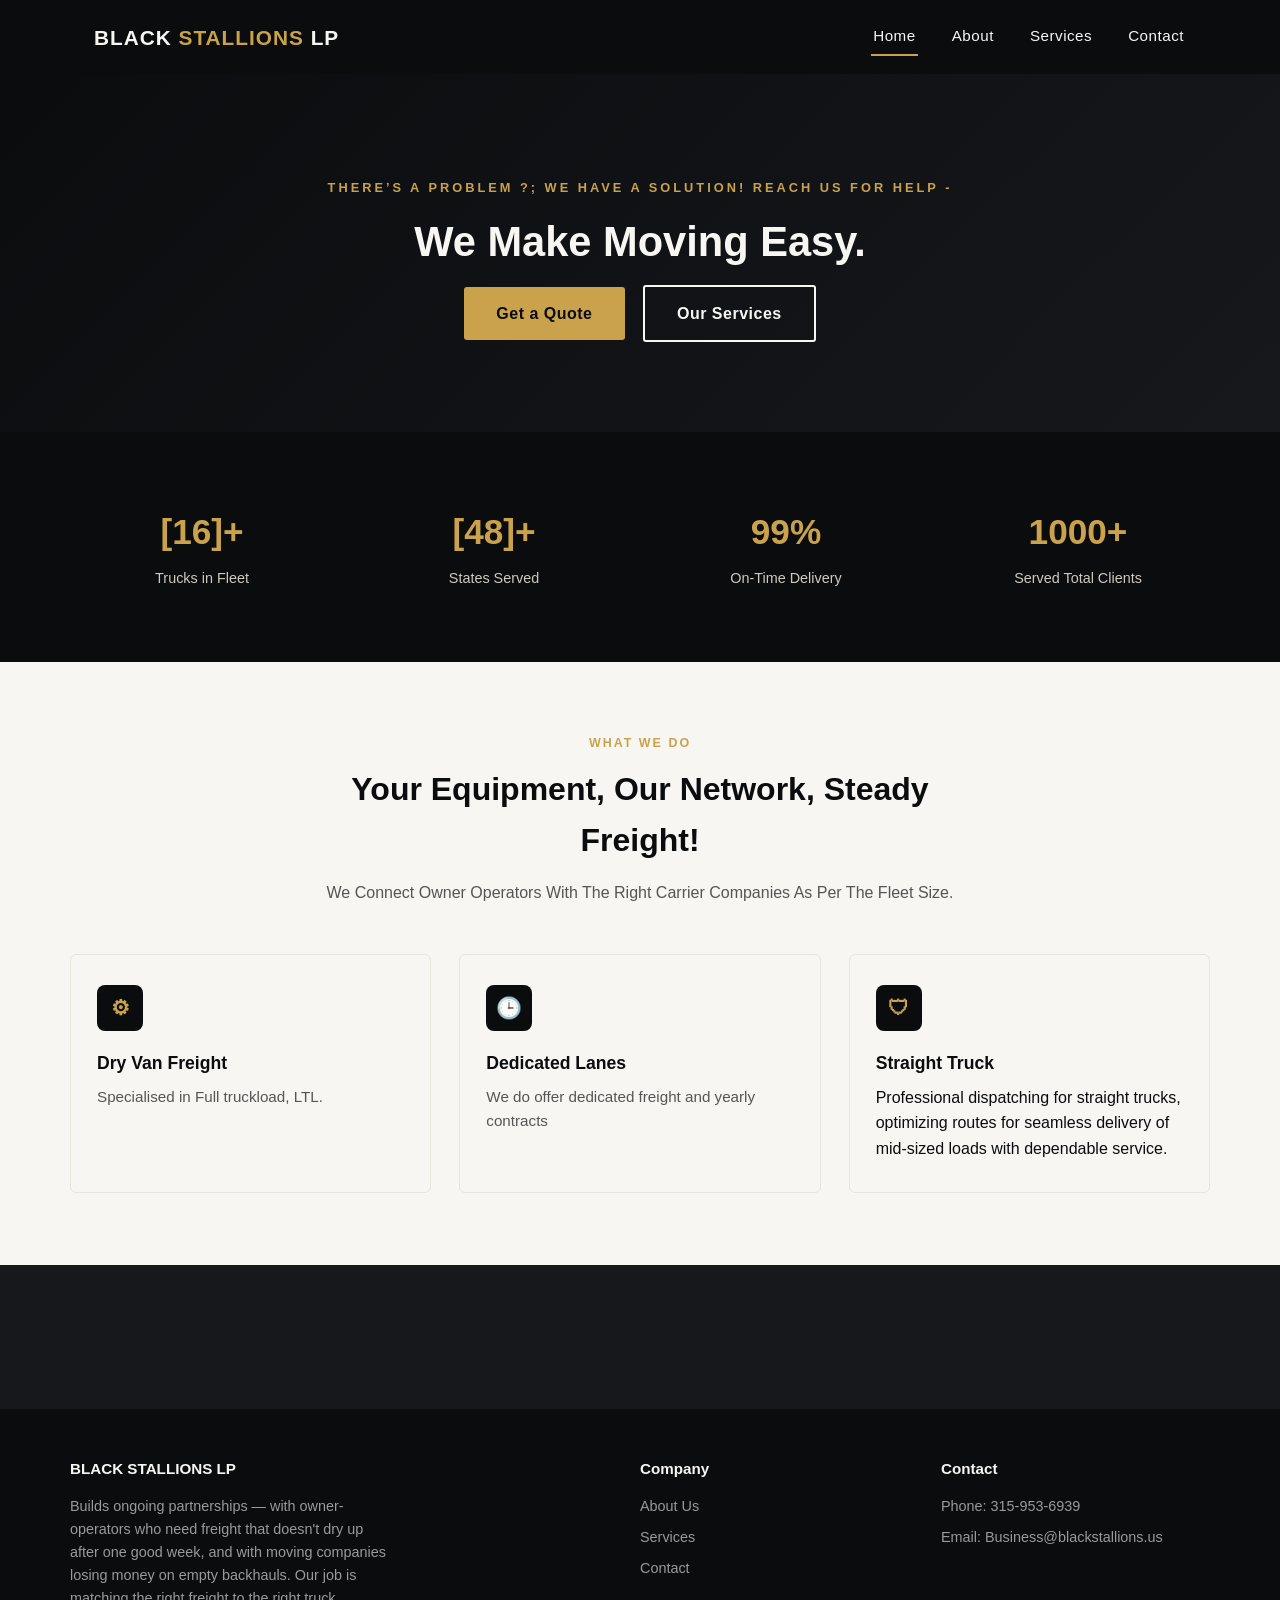
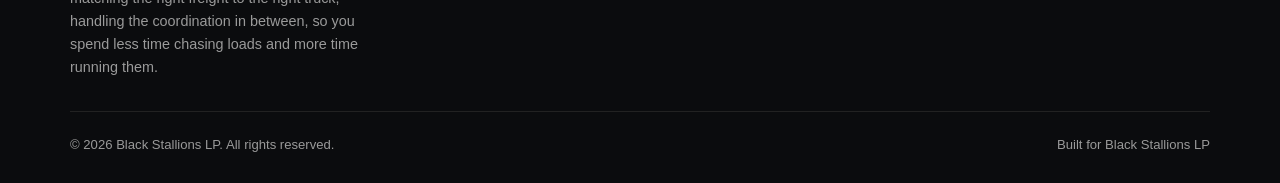
<file: index.html>
<!DOCTYPE html>
<html lang="en">
<head>
<meta charset="UTF-8">
<meta name="viewport" content="width=device-width, initial-scale=1.0">
<title>Black Stallions LP | Trucking &amp; Logistics</title>
<meta name="description" content="Black Stallions Lp Black Stallions LP connects owner-operators and moving companies nationwide with consistent freight — Box Truck, Power Only, and Flatbed placements, plus backhaul solutions that turn empty return trips into revenue.">
<link rel="stylesheet" href="styles.css">
</head>
<body>

<header>
  <nav class="nav">
    <a class="logo" href="index.html">BLACK <span>STALLIONS</span> LP</a>
    <button class="nav-toggle" aria-label="Toggle menu">&#9776;</button>
    <div class="nav-links">
      <a href="index.html" class="active">Home</a>
      <a href="about.html">About</a>
      <a href="services.html">Services</a>
      <a href="contact.html">Contact</a>
    </div>
  </nav>
</header>

<section class="hero">
  <div class="tag">There’s a Problem ?; We Have a Solution! Reach Us For Help -</div>
  <h1> We Make Moving Easy.</h1>
  <a class="btn" href="contact.html">Get a Quote</a>
  <a class="btn outline" href="services.html">Our Services</a>
</section>

<section class="stats">
  <div class="grid cols-4">
    <div><div class="num">[16]+</div><div class="label">Trucks in Fleet</div></div>
    <div><div class="num">[48]+</div><div class="label">States Served</div></div>
    <div><div class="num">99%</div><div class="label">On-Time Delivery</div></div>
     <div><div class="num">1000+</div><div class="label">Served Total Clients</div></div>
  </div>
</section>

<section>
  <div class="section-head">
    <div class="tag">What We Do</div>
    <h2>Your Equipment, Our Network, Steady Freight!</h2>
    <p> We Connect Owner Operators With The Right Carrier Companies As Per The Fleet Size.</p>
  </div>
  <div class="grid cols-3">
    <div class="card">
      <div class="icon">&#9881;</div>
      <h3>Dry Van Freight</h3>
      <p>Specialised in Full truckload, LTL.</p>
    </div>
    <div class="card">
      <div class="icon">&#128338;</div>
      <h3>Dedicated Lanes</h3>
      <p>We do offer dedicated freight and yearly contracts</p>
    </div>
    <div class="card">
      <div class="icon">&#128737;</div>
      <h3>Straight Truck</h3>
      Professional dispatching for straight trucks, optimizing routes for seamless delivery of mid-sized loads with dependable service.
    </div>
  </div>
</section>

<section class="band">
</section>

<footer>
  <div class="footer-grid">
    <div>
      <h4>BLACK STALLIONS LP</h4>
      <p style="font-size:0.9rem; max-width:320px;"> Builds ongoing partnerships — with owner-operators who need freight that doesn't dry up after one good week, and with moving companies losing money on empty backhauls. Our job is matching the right freight to the right truck, handling the coordination in between, so you spend less time chasing loads and more time running them.</p>
    </div>
    <div>
      <h4>Company</h4>
      <ul>
        <li><a href="about.html">About Us</a></li>
        <li><a href="services.html">Services</a></li>
        <li><a href="contact.html">Contact</a></li>
      </ul>
    </div>
    <div>
      <h4>Contact</h4>
      <ul>
        <li>Phone: 315-953-6939</li>
        <li>Email: Business@blackstallions.us</li>
      </ul>
    </div>
  </div>
  <div class="footer-bottom">
    <span>&copy; <span id="year"></span> Black Stallions LP. All rights reserved.</span>
    <span>Built for Black Stallions LP</span>
  </div>
</footer>

<script src="nav.js"></script>
<script>document.getElementById('year').textContent = new Date().getFullYear();</script>
</body>
</html>
</file>
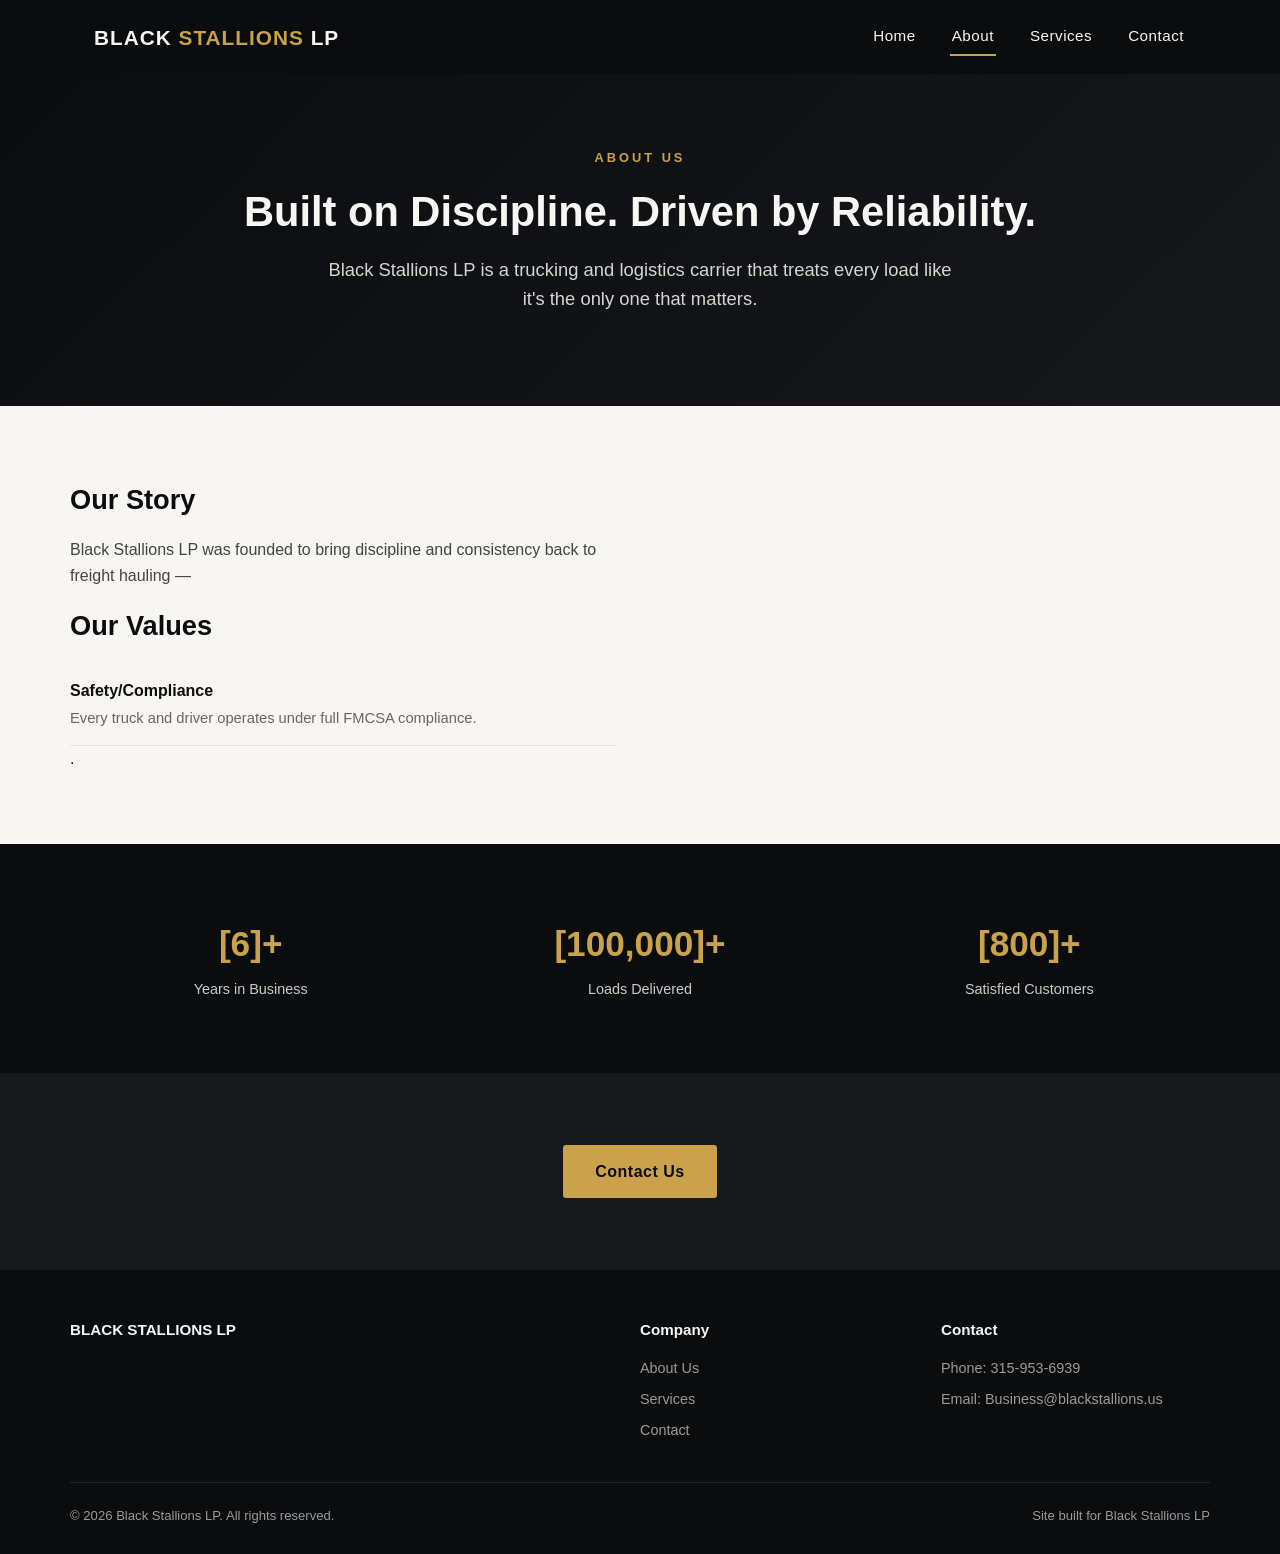
<file: about.html>
<!DOCTYPE html>
<html lang="en">
<head>
<meta charset="UTF-8">
<meta name="viewport" content="width=device-width, initial-scale=1.0">
<title>About | Black Stallions LP</title>
<meta name="description" content="Learn about Black Stallions LP, a trucking and logistics carrier built on reliability and discipline.">
<link rel="stylesheet" href="styles.css">
</head>
<body>

<header>
  <nav class="nav">
    <a class="logo" href="index.html">BLACK <span>STALLIONS</span> LP</a>
    <button class="nav-toggle" aria-label="Toggle menu">&#9776;</button>
    <div class="nav-links">
      <a href="index.html">Home</a>
      <a href="about.html" class="active">About</a>
      <a href="services.html">Services</a>
      <a href="contact.html">Contact</a>
    </div>
  </nav>
</header>

<section class="hero small">
  <div class="tag">About Us</div>
  <h1>Built on Discipline. Driven by Reliability.</h1>
  <p class="lead">Black Stallions LP is a trucking and logistics carrier that treats every load like it's the only one that matters.</p>
</section>

<section>
  <div class="two-col">
    <div>
      <h2>Our Story</h2>
      <p>Black Stallions LP was founded to bring discipline and consistency back to freight hauling —
      <h2>Our Values</h2>
      <ul class="values-list">
        <li><strong>Safety/Compliance</strong><span>Every truck and driver operates under full FMCSA compliance.</span></li>
       .</span></li>
      </ul>
    </div>
  </div>
</section>

<section class="stats">
  <div class="grid cols-3">
    <div><div class="num">[6]+</div><div class="label">Years in Business</div></div>
    <div><div class="num">[100,000]+</div><div class="label">Loads Delivered</div></div>
    <div><div class="num">[800]+</div><div class="label">Satisfied Customers</div></div>
  </div>
</section>

<section class="band">
  <a class="btn" href="contact.html">Contact Us</a>
</section>

<footer>
  <div class="footer-grid">
    <div>
      <h4>BLACK STALLIONS LP</h4>
      <p style="font-size:0.9rem; max-width:320px;"> </p>
    </div>
    <div>
      <h4>Company</h4>
      <ul>
        <li><a href="about.html">About Us</a></li>
        <li><a href="services.html">Services</a></li>
        <li><a href="contact.html">Contact</a></li>
      </ul>
    </div>
    <div>
      <h4>Contact</h4>
      <ul>
        <li>Phone: 315-953-6939</li>
        <li>Email: Business@blackstallions.us</li
      </ul>
    </div>
  </div>
  <div class="footer-bottom">
    <span>&copy; <span id="year"></span> Black Stallions LP. All rights reserved.</span>
    <span>Site built for Black Stallions LP</span>
  </div>
</footer>

<script src="nav.js"></script>
<script>document.getElementById('year').textContent = new Date().getFullYear();</script>
</body>
</html>
</file>
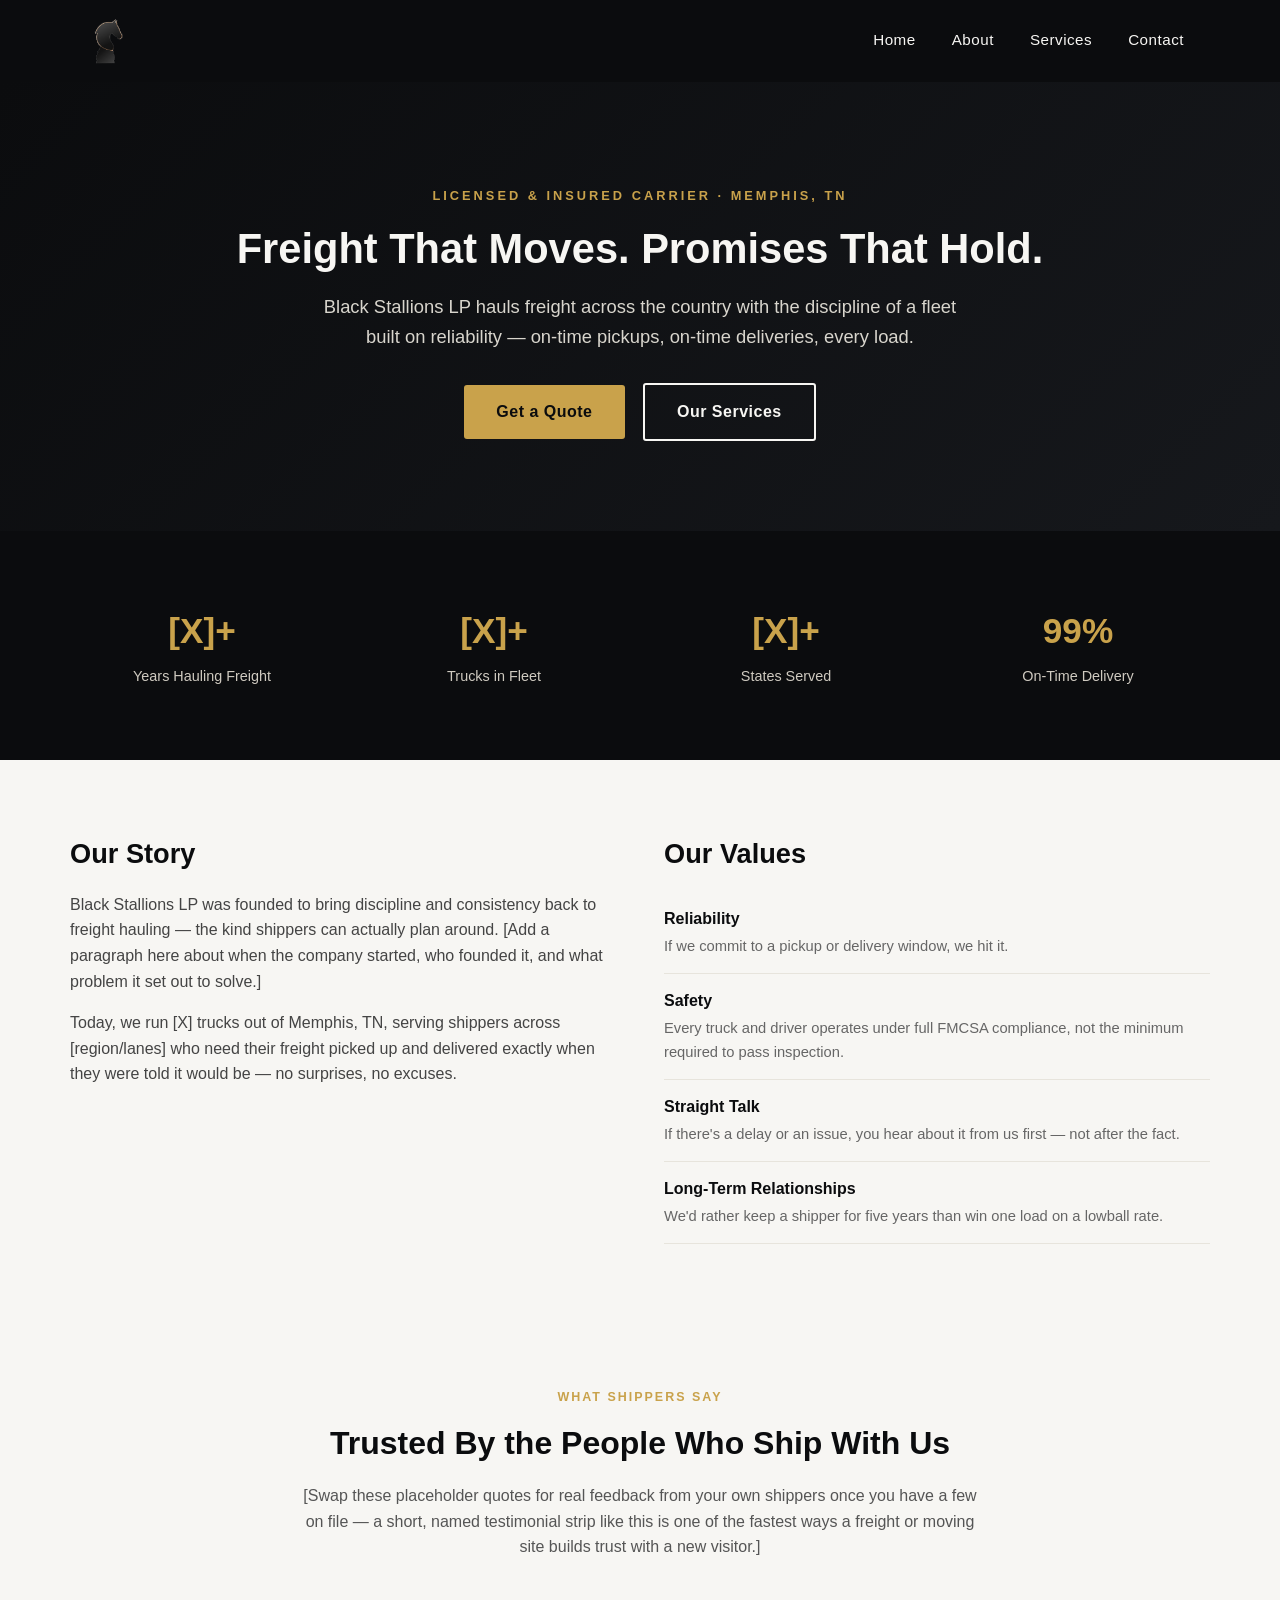
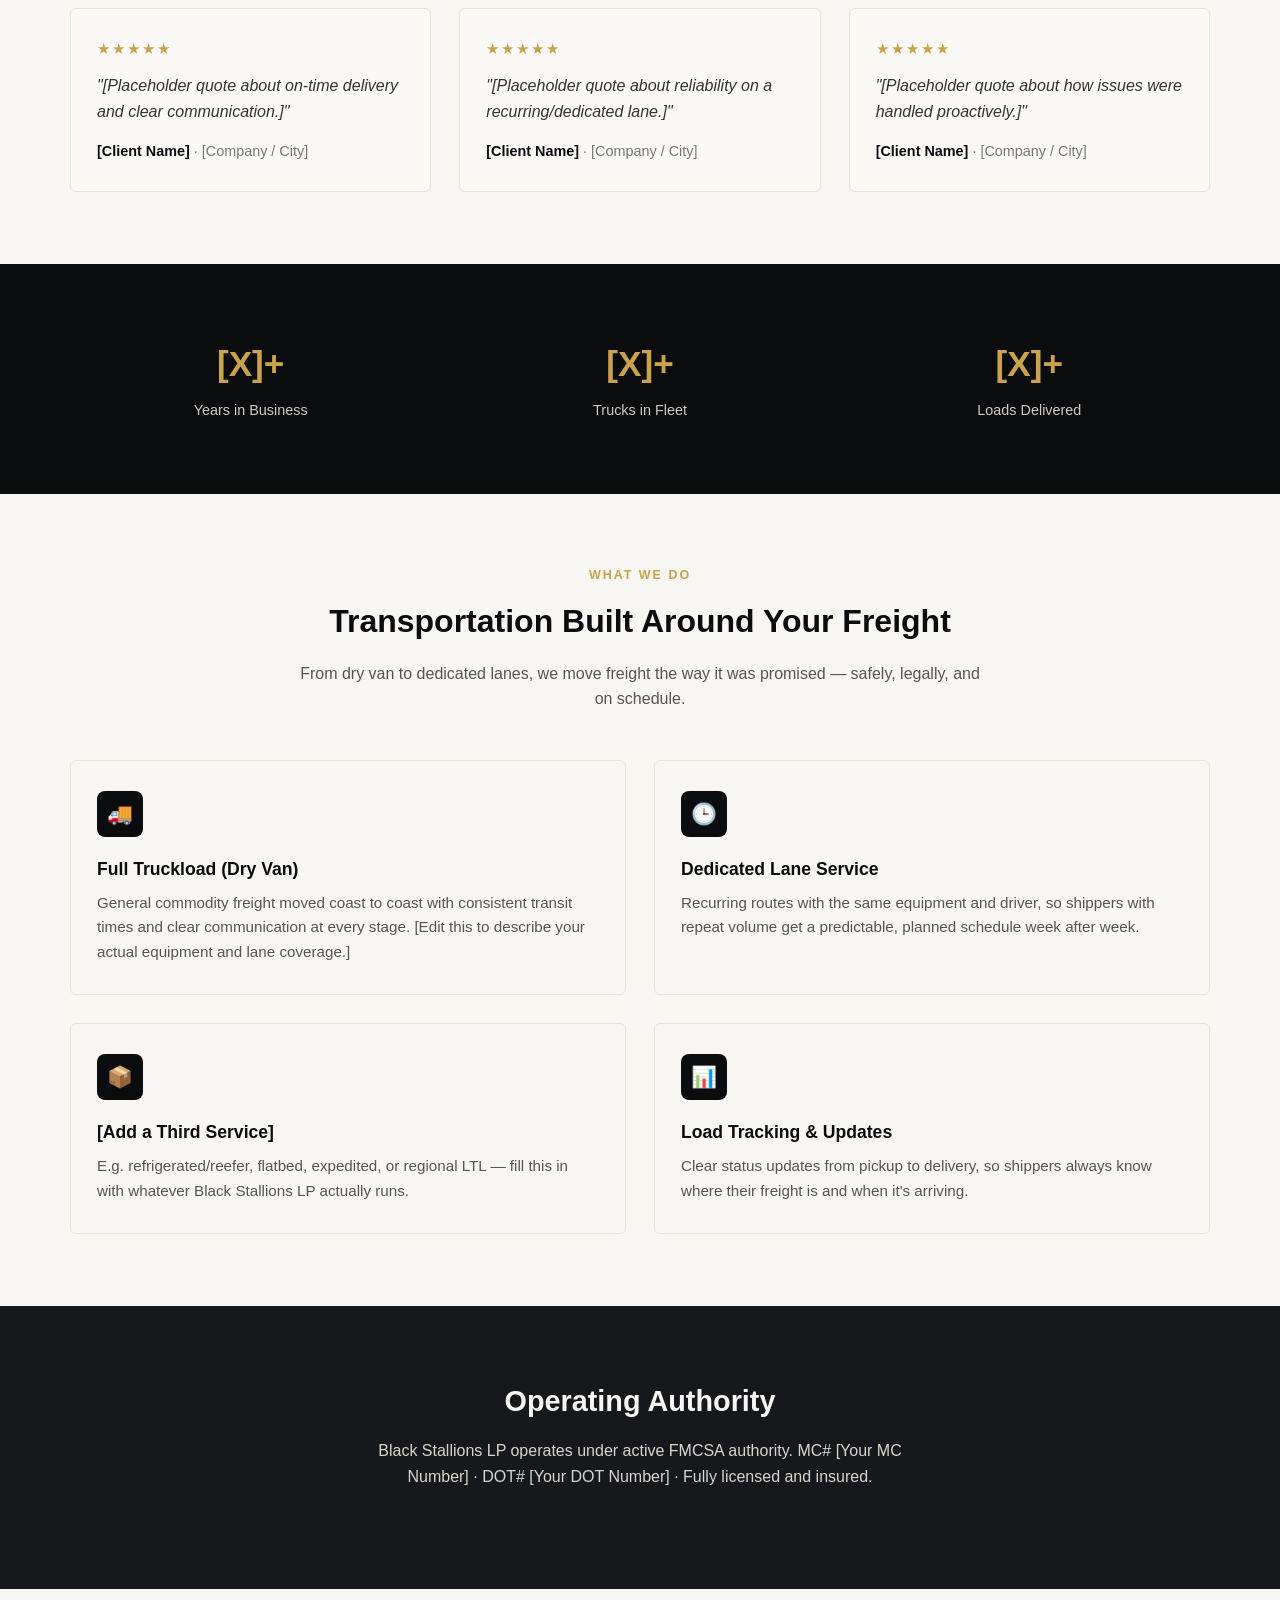
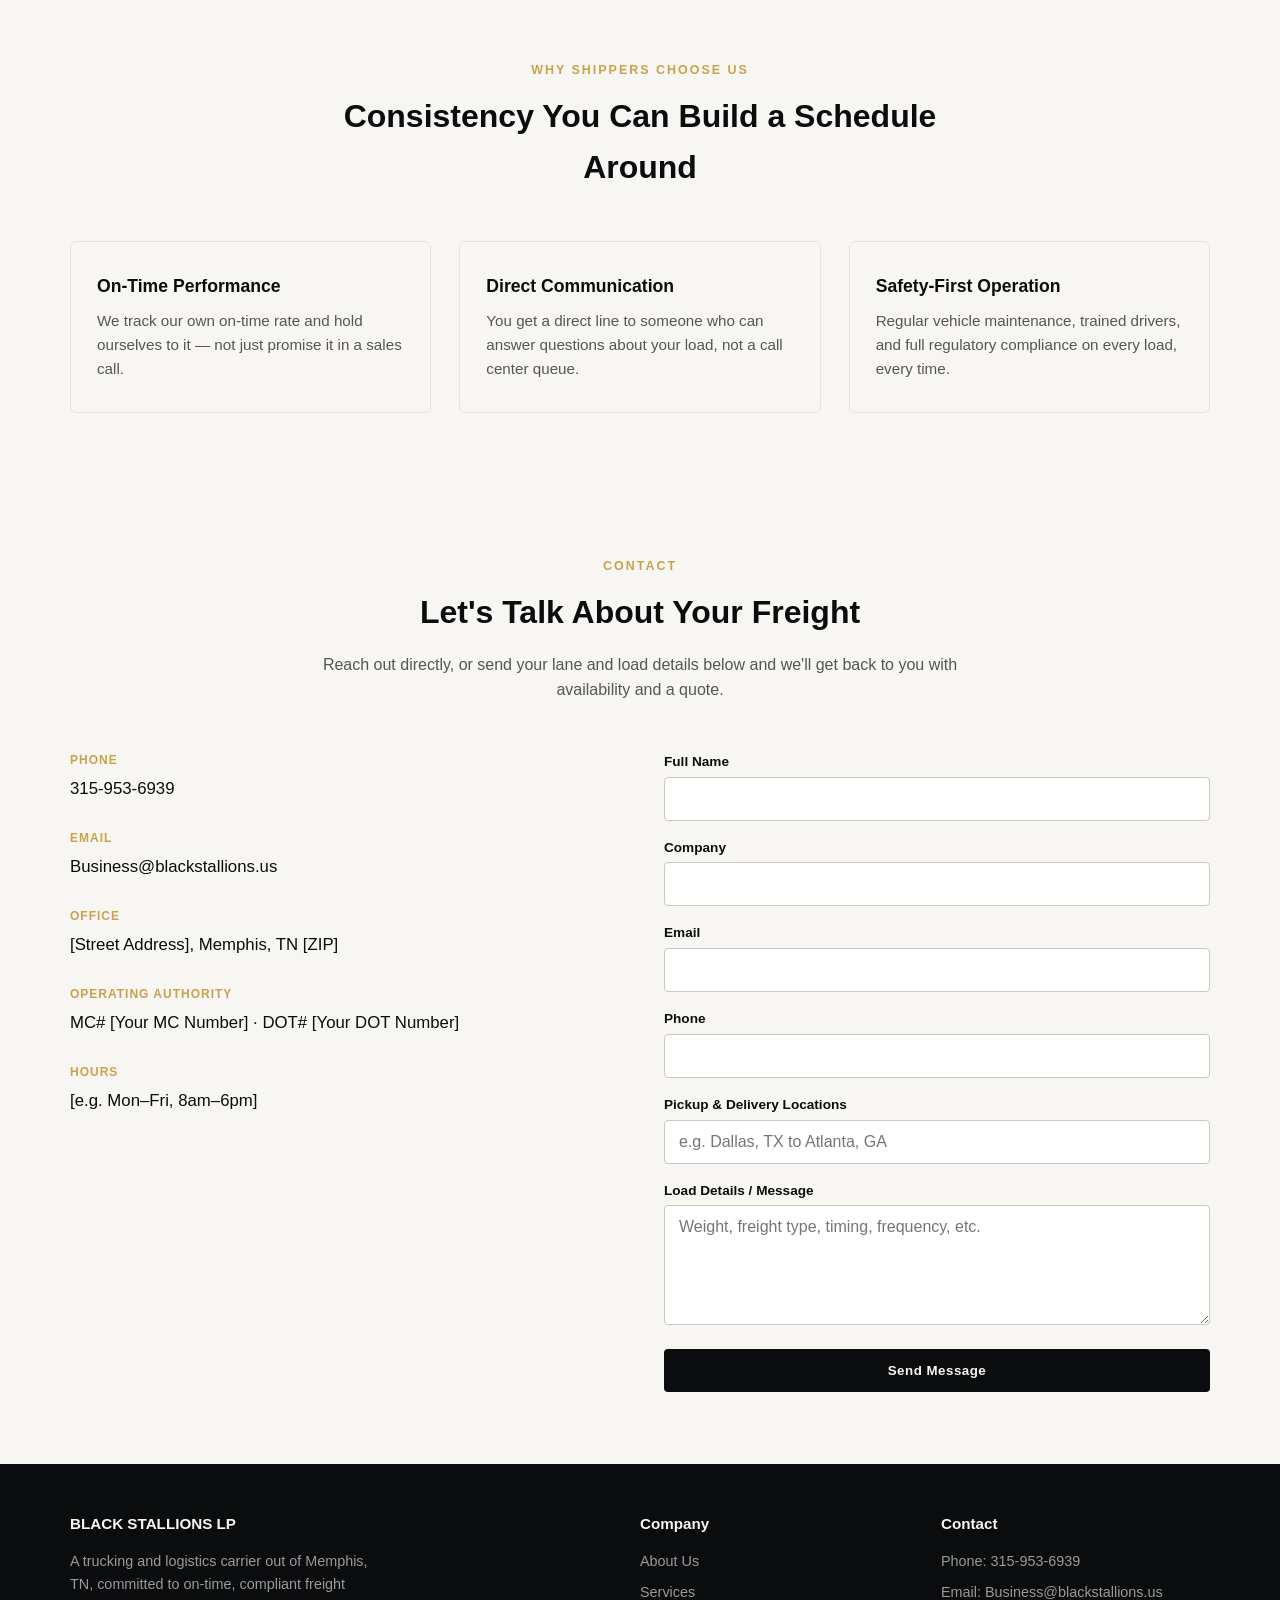
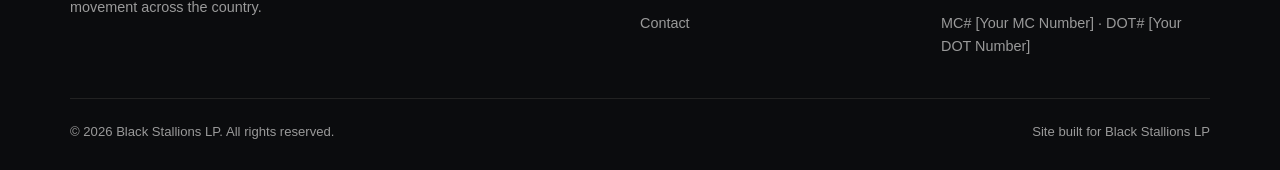
<file: blackstallions-onefile.html>
<!DOCTYPE html>
<html lang="en">
<head>
<meta charset="UTF-8">
<meta name="viewport" content="width=device-width, initial-scale=1.0">
<title>Black Stallions LP | Trucking &amp; Logistics</title>
<meta name="description" content="Black Stallions LP is a reliable trucking and logistics carrier out of Memphis, TN delivering freight on time, every time.">
<link rel="icon" href="[data-uri]" type="image/png">
<style>
/* Black Stallions LP — single-file site */

:root {
  --black: #0b0c0e;
  --charcoal: #16181c;
  --gold: #c9a24b;
  --gold-light: #e0c47c;
  --white: #f7f6f3;
  --grey: #9a9a9a;
  --maxw: 1140px;
}

* { margin: 0; padding: 0; box-sizing: border-box; }

html { scroll-behavior: smooth; }

body {
  font-family: 'Helvetica Neue', Arial, sans-serif;
  background: var(--white);
  color: var(--black);
  line-height: 1.6;
}

a { text-decoration: none; color: inherit; }

/* Header */
header {
  background: var(--black);
  color: var(--white);
  position: sticky;
  top: 0;
  z-index: 100;
}
.nav {
  display: flex;
  align-items: center;
  justify-content: space-between;
  padding: 18px 24px;
  max-width: var(--maxw);
  margin: 0 auto;
}
.logo {
  font-size: 1.3rem;
  font-weight: 700;
  letter-spacing: 1px;
  text-transform: uppercase;
  display: flex;
  align-items: center;
}
.logo span { color: var(--gold); }
.logo img {
  height: 46px;
  width: auto;
  display: block;
  margin-right: 10px;
}
.nav-links {
  display: flex;
  gap: 32px;
  font-size: 0.95rem;
  letter-spacing: 0.5px;
}
.nav-links a {
  padding: 6px 2px;
  border-bottom: 2px solid transparent;
  transition: border-color 0.2s;
}
.nav-links a:hover { border-color: var(--gold); }
.nav-toggle {
  display: none;
  background: none;
  border: none;
  color: var(--white);
  font-size: 1.6rem;
  cursor: pointer;
}

@media (max-width: 720px) {
  .nav-links {
    position: absolute;
    top: 64px;
    left: 0;
    right: 0;
    background: var(--black);
    flex-direction: column;
    gap: 0;
    display: none;
  }
  .nav-links.open { display: flex; }
  .nav-links a {
    padding: 16px 24px;
    border-bottom: 1px solid #222;
  }
  .nav-toggle { display: block; }
}

/* Hero */
.hero {
  background: linear-gradient(135deg, var(--black) 0%, var(--charcoal) 100%);
  color: var(--white);
  padding: 100px 24px 90px;
  text-align: center;
}
.hero.small { padding: 70px 24px 60px; }
.hero h1 {
  font-size: 2.6rem;
  font-weight: 800;
  max-width: 820px;
  margin: 0 auto 18px;
  line-height: 1.2;
}
.hero p.lead {
  font-size: 1.15rem;
  color: #d8d5cd;
  max-width: 640px;
  margin: 0 auto 32px;
}
.hero .tag {
  display: inline-block;
  color: var(--gold);
  letter-spacing: 3px;
  text-transform: uppercase;
  font-size: 0.8rem;
  font-weight: 700;
  margin-bottom: 18px;
}

.btn {
  display: inline-block;
  background: var(--gold);
  color: var(--black);
  font-weight: 700;
  padding: 14px 32px;
  border-radius: 3px;
  letter-spacing: 0.5px;
  transition: background 0.2s, transform 0.2s;
}
.btn:hover { background: var(--gold-light); transform: translateY(-1px); }
.btn.outline {
  background: transparent;
  border: 2px solid var(--white);
  color: var(--white);
  margin-left: 14px;
}
.btn.outline:hover { background: rgba(255,255,255,0.1); }

@media (max-width: 480px) {
  .btn.outline { margin-left: 0; margin-top: 12px; display: block; }
}

/* Sections */
section { padding: 72px 24px; scroll-margin-top: 90px; }
.section-head { text-align: center; max-width: 680px; margin: 0 auto 48px; }
.section-head .tag {
  color: var(--gold);
  text-transform: uppercase;
  letter-spacing: 2px;
  font-size: 0.78rem;
  font-weight: 700;
}
.section-head h2 { font-size: 2rem; margin: 10px 0 14px; }
.section-head p { color: #555; }

.grid {
  display: grid;
  gap: 28px;
  max-width: var(--maxw);
  margin: 0 auto;
}
.grid.cols-3 { grid-template-columns: repeat(3, 1fr); }
.grid.cols-4 { grid-template-columns: repeat(4, 1fr); }
.grid.cols-2 { grid-template-columns: repeat(2, 1fr); }
@media (max-width: 860px) {
  .grid.cols-3, .grid.cols-4 { grid-template-columns: repeat(2, 1fr); }
}
@media (max-width: 560px) {
  .grid.cols-3, .grid.cols-4, .grid.cols-2 { grid-template-columns: 1fr; }
}

.card {
  background: var(--white);
  border: 1px solid #e7e4dc;
  border-radius: 6px;
  padding: 30px 26px;
}
.card .icon {
  width: 46px; height: 46px;
  border-radius: 8px;
  background: var(--black);
  color: var(--gold);
  display: flex; align-items: center; justify-content: center;
  font-size: 1.3rem;
  margin-bottom: 18px;
  font-weight: 700;
}
.card h3 { font-size: 1.1rem; margin-bottom: 8px; }
.card p { color: #555; font-size: 0.95rem; }

.stats {
  background: var(--black);
  color: var(--white);
}
.stats .grid { text-align: center; }
.stats .num { font-size: 2.2rem; font-weight: 800; color: var(--gold); }
.stats .label { color: #cfcac0; font-size: 0.9rem; margin-top: 6px; }

.band {
  background: var(--charcoal);
  color: var(--white);
  text-align: center;
}
.band h2 { font-size: 1.8rem; margin-bottom: 14px; }
.band p { color: #d8d5cd; max-width: 560px; margin: 0 auto 28px; }

/* Testimonial strip (idea borrowed from motionexpress.com-style mover sites:
   short, named customer-review strip used to build trust fast) */
.testimonials { background: var(--white); }
.testimonial-card {
  background: #faf9f6;
  border: 1px solid #e7e4dc;
  border-radius: 6px;
  padding: 28px 26px;
}
.testimonial-card .stars { color: var(--gold); letter-spacing: 2px; margin-bottom: 12px; font-size: 0.95rem; }
.testimonial-card p.quote { color: #333; font-style: italic; margin-bottom: 16px; }
.testimonial-card .who { font-weight: 700; font-size: 0.9rem; }
.testimonial-card .who span { font-weight: 400; color: #777; }

/* About section specifics */
.two-col {
  display: grid;
  grid-template-columns: 1fr 1fr;
  gap: 48px;
  max-width: var(--maxw);
  margin: 0 auto;
  align-items: start;
}
@media (max-width: 760px) {
  .two-col { grid-template-columns: 1fr; }
}
.two-col h2 { font-size: 1.7rem; margin-bottom: 16px; }
.two-col p { color: #444; margin-bottom: 16px; }
.values-list { list-style: none; }
.values-list li {
  padding: 14px 0;
  border-bottom: 1px solid #e7e4dc;
}
.values-list li strong { color: var(--black); }
.values-list li span { color: #666; display: block; font-size: 0.92rem; margin-top: 4px; }

/* Contact section */
.contact-grid {
  display: grid;
  grid-template-columns: 1fr 1fr;
  gap: 48px;
  max-width: var(--maxw);
  margin: 0 auto;
}
@media (max-width: 760px) {
  .contact-grid { grid-template-columns: 1fr; }
}
.info-item { margin-bottom: 26px; }
.info-item .label {
  text-transform: uppercase;
  letter-spacing: 1px;
  font-size: 0.75rem;
  color: var(--gold);
  font-weight: 700;
  margin-bottom: 6px;
}
.info-item .value { font-size: 1.05rem; }

form { display: flex; flex-direction: column; gap: 16px; }
form label { font-size: 0.85rem; font-weight: 600; margin-bottom: 4px; display: block; }
form input, form textarea, form select {
  width: 100%;
  padding: 12px 14px;
  border: 1px solid #ccc8bd;
  border-radius: 4px;
  font-size: 1rem;
  font-family: inherit;
}
form textarea { min-height: 120px; resize: vertical; }
form button {
  background: var(--black);
  color: var(--white);
  border: none;
  padding: 14px 24px;
  font-weight: 700;
  border-radius: 4px;
  cursor: pointer;
  letter-spacing: 0.5px;
}
form button:hover { background: var(--charcoal); }

/* Footer */
footer {
  background: var(--black);
  color: var(--grey);
  padding: 48px 24px 28px;
}
.footer-grid {
  display: grid;
  grid-template-columns: 2fr 1fr 1fr;
  gap: 32px;
  max-width: var(--maxw);
  margin: 0 auto 32px;
}
@media (max-width: 680px) {
  .footer-grid { grid-template-columns: 1fr; }
}
.footer-grid h4 { color: var(--white); margin-bottom: 14px; font-size: 0.95rem; }
.footer-grid ul { list-style: none; }
.footer-grid li { margin-bottom: 8px; font-size: 0.9rem; }
.footer-grid li a:hover { color: var(--gold); }
.footer-bottom {
  max-width: var(--maxw);
  margin: 0 auto;
  padding-top: 22px;
  border-top: 1px solid #222;
  font-size: 0.82rem;
  display: flex;
  justify-content: space-between;
  flex-wrap: wrap;
  gap: 10px;
}
</style>
</head>
<body>

<header>
  <nav class="nav">
    <a class="logo" href="#top"><img src="[data-uri]" alt="Black Stallions LP"></a>
    <button class="nav-toggle" aria-label="Toggle menu">&#9776;</button>
    <div class="nav-links">
      <a href="#top">Home</a>
      <a href="#about">About</a>
      <a href="#services">Services</a>
      <a href="#contact">Contact</a>
    </div>
  </nav>
</header>

<section class="hero" id="top">
  <div class="tag">Licensed &amp; Insured Carrier &middot; Memphis, TN</div>
  <h1>Freight That Moves. Promises That Hold.</h1>
  <p class="lead">Black Stallions LP hauls freight across the country with the discipline of a fleet built on reliability — on-time pickups, on-time deliveries, every load.</p>
  <a class="btn" href="#contact">Get a Quote</a>
  <a class="btn outline" href="#services">Our Services</a>
</section>

<section class="stats">
  <div class="grid cols-4">
    <div><div class="num">[X]+</div><div class="label">Years Hauling Freight</div></div>
    <div><div class="num">[X]+</div><div class="label">Trucks in Fleet</div></div>
    <div><div class="num">[X]+</div><div class="label">States Served</div></div>
    <div><div class="num">99%</div><div class="label">On-Time Delivery</div></div>
  </div>
</section>

<section id="about">
  <div class="two-col">
    <div>
      <h2>Our Story</h2>
      <p>Black Stallions LP was founded to bring discipline and consistency back to freight hauling — the kind shippers can actually plan around. [Add a paragraph here about when the company started, who founded it, and what problem it set out to solve.]</p>
      <p>Today, we run [X] trucks out of Memphis, TN, serving shippers across [region/lanes] who need their freight picked up and delivered exactly when they were told it would be — no surprises, no excuses.</p>
    </div>
    <div>
      <h2>Our Values</h2>
      <ul class="values-list">
        <li><strong>Reliability</strong><span>If we commit to a pickup or delivery window, we hit it.</span></li>
        <li><strong>Safety</strong><span>Every truck and driver operates under full FMCSA compliance, not the minimum required to pass inspection.</span></li>
        <li><strong>Straight Talk</strong><span>If there's a delay or an issue, you hear about it from us first — not after the fact.</span></li>
        <li><strong>Long-Term Relationships</strong><span>We'd rather keep a shipper for five years than win one load on a lowball rate.</span></li>
      </ul>
    </div>
  </div>
</section>

<section class="testimonials">
  <div class="section-head">
    <div class="tag">What Shippers Say</div>
    <h2>Trusted By the People Who Ship With Us</h2>
    <p>[Swap these placeholder quotes for real feedback from your own shippers once you have a few on file — a short, named testimonial strip like this is one of the fastest ways a freight or moving site builds trust with a new visitor.]</p>
  </div>
  <div class="grid cols-3">
    <div class="testimonial-card">
      <div class="stars">&#9733;&#9733;&#9733;&#9733;&#9733;</div>
      <p class="quote">"[Placeholder quote about on-time delivery and clear communication.]"</p>
      <div class="who">[Client Name] <span>&middot; [Company / City]</span></div>
    </div>
    <div class="testimonial-card">
      <div class="stars">&#9733;&#9733;&#9733;&#9733;&#9733;</div>
      <p class="quote">"[Placeholder quote about reliability on a recurring/dedicated lane.]"</p>
      <div class="who">[Client Name] <span>&middot; [Company / City]</span></div>
    </div>
    <div class="testimonial-card">
      <div class="stars">&#9733;&#9733;&#9733;&#9733;&#9733;</div>
      <p class="quote">"[Placeholder quote about how issues were handled proactively.]"</p>
      <div class="who">[Client Name] <span>&middot; [Company / City]</span></div>
    </div>
  </div>
</section>

<section class="stats">
  <div class="grid cols-3">
    <div><div class="num">[X]+</div><div class="label">Years in Business</div></div>
    <div><div class="num">[X]+</div><div class="label">Trucks in Fleet</div></div>
    <div><div class="num">[X]+</div><div class="label">Loads Delivered</div></div>
  </div>
</section>

<section id="services">
  <div class="section-head">
    <div class="tag">What We Do</div>
    <h2>Transportation Built Around Your Freight</h2>
    <p>From dry van to dedicated lanes, we move freight the way it was promised — safely, legally, and on schedule.</p>
  </div>
  <div class="grid cols-2">
    <div class="card">
      <div class="icon">&#128666;</div>
      <h3>Full Truckload (Dry Van)</h3>
      <p>General commodity freight moved coast to coast with consistent transit times and clear communication at every stage. [Edit this to describe your actual equipment and lane coverage.]</p>
    </div>
    <div class="card">
      <div class="icon">&#128338;</div>
      <h3>Dedicated Lane Service</h3>
      <p>Recurring routes with the same equipment and driver, so shippers with repeat volume get a predictable, planned schedule week after week.</p>
    </div>
    <div class="card">
      <div class="icon">&#128230;</div>
      <h3>[Add a Third Service]</h3>
      <p>E.g. refrigerated/reefer, flatbed, expedited, or regional LTL — fill this in with whatever Black Stallions LP actually runs.</p>
    </div>
    <div class="card">
      <div class="icon">&#128202;</div>
      <h3>Load Tracking &amp; Updates</h3>
      <p>Clear status updates from pickup to delivery, so shippers always know where their freight is and when it's arriving.</p>
    </div>
  </div>
</section>

<section class="band">
  <h2>Operating Authority</h2>
  <p>Black Stallions LP operates under active FMCSA authority. MC# [Your MC Number] &middot; DOT# [Your DOT Number] &middot; Fully licensed and insured.</p>
</section>

<section>
  <div class="section-head">
    <div class="tag">Why Shippers Choose Us</div>
    <h2>Consistency You Can Build a Schedule Around</h2>
  </div>
  <div class="grid cols-3">
    <div class="card">
      <h3>On-Time Performance</h3>
      <p>We track our own on-time rate and hold ourselves to it — not just promise it in a sales call.</p>
    </div>
    <div class="card">
      <h3>Direct Communication</h3>
      <p>You get a direct line to someone who can answer questions about your load, not a call center queue.</p>
    </div>
    <div class="card">
      <h3>Safety-First Operation</h3>
      <p>Regular vehicle maintenance, trained drivers, and full regulatory compliance on every load, every time.</p>
    </div>
  </div>
</section>

<section id="contact">
  <div class="section-head">
    <div class="tag">Contact</div>
    <h2>Let's Talk About Your Freight</h2>
    <p>Reach out directly, or send your lane and load details below and we'll get back to you with availability and a quote.</p>
  </div>
  <div class="contact-grid">
    <div>
      <div class="info-item">
        <div class="label">Phone</div>
        <div class="value">315-953-6939</div>
      </div>
      <div class="info-item">
        <div class="label">Email</div>
        <div class="value">Business@blackstallions.us</div>
      </div>
      <div class="info-item">
        <div class="label">Office</div>
        <div class="value">[Street Address], Memphis, TN [ZIP]</div>
      </div>
      <div class="info-item">
        <div class="label">Operating Authority</div>
        <div class="value">MC# [Your MC Number] &middot; DOT# [Your DOT Number]</div>
      </div>
      <div class="info-item">
        <div class="label">Hours</div>
        <div class="value">[e.g. Mon&ndash;Fri, 8am&ndash;6pm]</div>
      </div>
    </div>
    <div>
      <!--
        This form currently has no backend attached — submitting it will not
        send an email until you connect it to a form service like Formspree
        (free, no server needed): create a form at formspree.io and replace
        YOUR_FORM_ID below with the real one it gives you.
      -->
      <form action="https://formspree.io/f/YOUR_FORM_ID" method="POST">
        <div>
          <label for="name">Full Name</label>
          <input type="text" id="name" name="name" required>
        </div>
        <div>
          <label for="company">Company</label>
          <input type="text" id="company" name="company">
        </div>
        <div>
          <label for="email">Email</label>
          <input type="email" id="email" name="email" required>
        </div>
        <div>
          <label for="phone">Phone</label>
          <input type="tel" id="phone" name="phone">
        </div>
        <div>
          <label for="lanes">Pickup &amp; Delivery Locations</label>
          <input type="text" id="lanes" name="lanes" placeholder="e.g. Dallas, TX to Atlanta, GA">
        </div>
        <div>
          <label for="message">Load Details / Message</label>
          <textarea id="message" name="message" placeholder="Weight, freight type, timing, frequency, etc."></textarea>
        </div>
        <button type="submit">Send Message</button>
      </form>
    </div>
  </div>
</section>

<footer>
  <div class="footer-grid">
    <div>
      <h4>BLACK STALLIONS LP</h4>
      <p style="font-size:0.9rem; max-width:320px;">A trucking and logistics carrier out of Memphis, TN, committed to on-time, compliant freight movement across the country.</p>
    </div>
    <div>
      <h4>Company</h4>
      <ul>
        <li><a href="#about">About Us</a></li>
        <li><a href="#services">Services</a></li>
        <li><a href="#contact">Contact</a></li>
      </ul>
    </div>
    <div>
      <h4>Contact</h4>
      <ul>
        <li>Phone: 315-953-6939</li>
        <li>Email: Business@blackstallions.us</li>
        <li>MC# [Your MC Number] &middot; DOT# [Your DOT Number]</li>
      </ul>
    </div>
  </div>
  <div class="footer-bottom">
    <span>&copy; <span id="year"></span> Black Stallions LP. All rights reserved.</span>
    <span>Site built for Black Stallions LP</span>
  </div>
</footer>

<script>
document.getElementById('year').textContent = new Date().getFullYear();
var toggle = document.querySelector('.nav-toggle');
var links = document.querySelector('.nav-links');
if (toggle && links) {
  toggle.addEventListener('click', function () {
    links.classList.toggle('open');
  });
  links.querySelectorAll('a').forEach(function(a){
    a.addEventListener('click', function(){ links.classList.remove('open'); });
  });
}
</script>
</body>
</html>
</file>
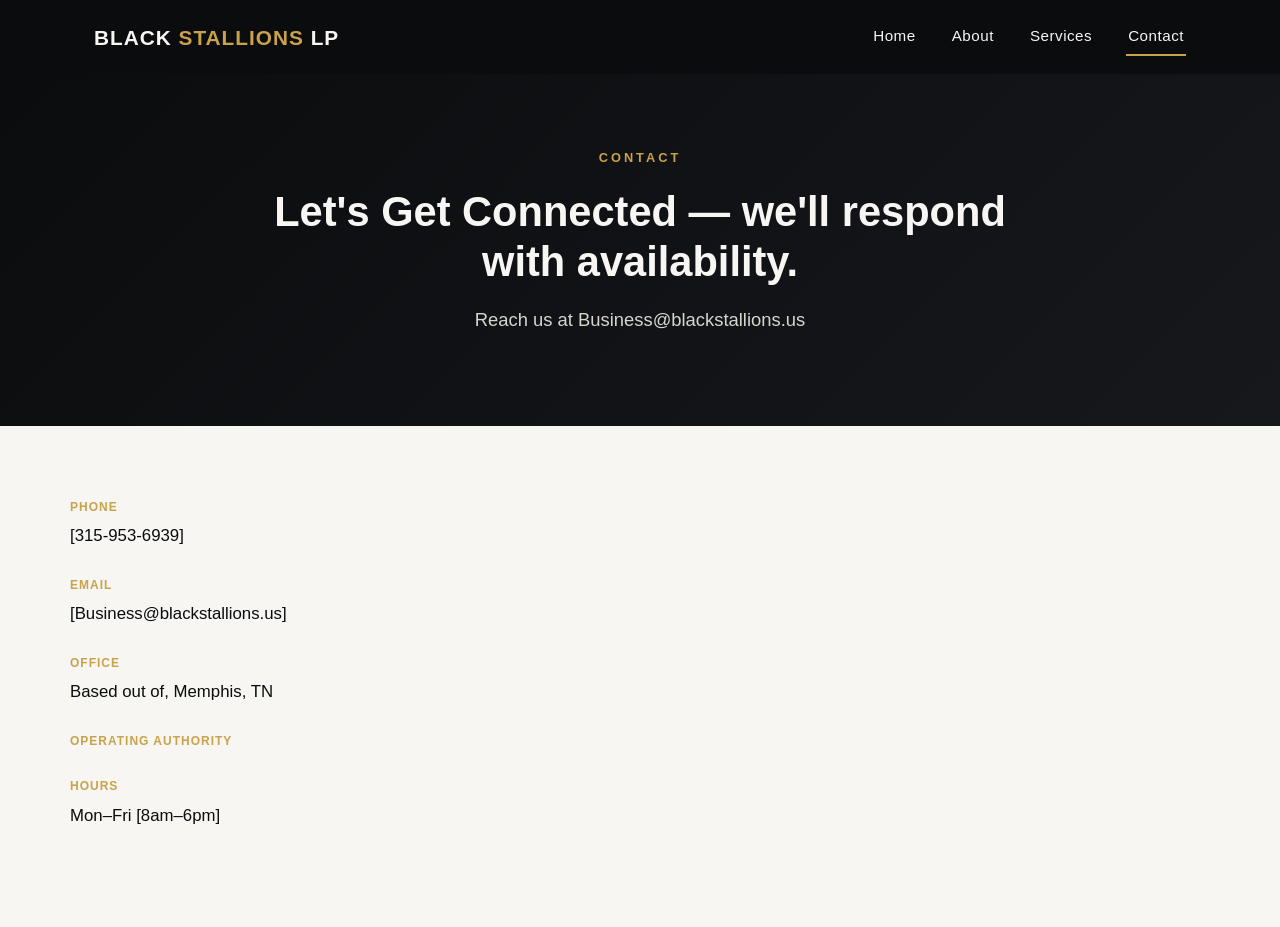
<file: contact.html>
<!DOCTYPE html>
<html lang="en">
<head>
<meta charset="UTF-8">
<meta name="viewport" content="width=device-width, initial-scale=1.0">
<title>Contact | Black Stallions LP</title>
<meta name="description" content="Get a freight quote from Black Stallions LP or get in touch with our team.">
<link rel="stylesheet" href="styles.css">
</head>
<body>

<header>
  <nav class="nav">
    <a class="logo" href="index.html">BLACK <span>STALLIONS</span> LP</a>
    <button class="nav-toggle" aria-label="Toggle menu">&#9776;</button>
    <div class="nav-links">
      <a href="index.html">Home</a>
      <a href="about.html">About</a>
      <a href="services.html">Services</a>
      <a href="contact.html" class="active">Contact</a>
    </div>
  </nav>
</header>

<section class="hero small">
  <div class="tag">Contact</div>
  <h1>Let's Get Connected — we'll respond with availability.

</h1>
  <p class="lead">Reach us at Business@blackstallions.us</p>
</section>

<section>
  <div class="contact-grid">
    <div>
      <div class="info-item">
        <div class="label">Phone</div>
        <div class="value">[315-953-6939]</div>
      </div>
      <div class="info-item">
        <div class="label">Email</div>
        <div class="value">[Business@blackstallions.us]</div>
      </div>
      <div class="info-item">
        <div class="label">Office</div>
        <div class="value">Based out of, Memphis, TN </div>
      </div>
      <div class="info-item">
        <div class="label">Operating Authority</div>
      </div>
      <div class="info-item">
        <div class="label">Hours</div>
        <div class="value"> Mon&ndash;Fri [8am&ndash;6pm]</div>
      </div>
    </div>
    <div>
      <!--
      Carrier Registratioin Form:
        https://docs.google.com/forms/d/1UyHK94miRTGozLYyNYrCQ8KdJ0zpio3dlXR4cn2Nuec/edit
      <form action="https://formspree.io/f/YOUR_FORM_ID" method="POST">
        <div>
          
        <li><a href="about.html">About Us</a></li>
        <li><a href="services.html">Services</a></li>
        <li><a href="contact.html">Contact</a></li>
      </ul>
    </div>
    <div>
      <h4>Contact</h4>
      <ul>
        </li>
      </ul>
    </div>
  </div>
  <div class="footer-bottom">
    <span>&copy; <span id="year"></span> Black Stallions LP. All rights reserved.</span>
    <span>Site built for Black Stallions LP</span>
  </div>
</footer>

<script src="nav.js"></script>
<script>document.getElementById('year').textContent = new Date().getFullYear();</script>
</body>
</html>
</file>
<file: styles.css>
/* Black Stallions LP — shared styles */

:root {
  --black: #0b0c0e;
  --charcoal: #16181c;
  --gold: #c9a24b;
  --gold-light: #e0c47c;
  --white: #f7f6f3;
  --grey: #9a9a9a;
  --maxw: 1140px;
}

* { margin: 0; padding: 0; box-sizing: border-box; }

body {
  font-family: 'Helvetica Neue', Arial, sans-serif;
  background: var(--white);
  color: var(--black);
  line-height: 1.6;
}

a { text-decoration: none; color: inherit; }

.wrap { max-width: var(--maxw); margin: 0 auto; padding: 0 24px; }

/* Header */
header {
  background: var(--black);
  color: var(--white);
  position: sticky;
  top: 0;
  z-index: 100;
}
.nav {
  display: flex;
  align-items: center;
  justify-content: space-between;
  padding: 18px 24px;
  max-width: var(--maxw);
  margin: 0 auto;
}
.logo {
  font-size: 1.3rem;
  font-weight: 700;
  letter-spacing: 1px;
  text-transform: uppercase;
}
.logo span { color: var(--gold); }
.nav-links {
  display: flex;
  gap: 32px;
  font-size: 0.95rem;
  letter-spacing: 0.5px;
}
.nav-links a {
  padding: 6px 2px;
  border-bottom: 2px solid transparent;
  transition: border-color 0.2s;
}
.nav-links a:hover, .nav-links a.active {
  border-color: var(--gold);
}
.nav-toggle {
  display: none;
  background: none;
  border: none;
  color: var(--white);
  font-size: 1.6rem;
  cursor: pointer;
}

@media (max-width: 720px) {
  .nav-links {
    position: absolute;
    top: 64px;
    left: 0;
    right: 0;
    background: var(--black);
    flex-direction: column;
    gap: 0;
    display: none;
  }
  .nav-links.open { display: flex; }
  .nav-links a {
    padding: 16px 24px;
    border-bottom: 1px solid #222;
  }
  .nav-toggle { display: block; }
}

/* Hero */
.hero {
  background: linear-gradient(135deg, var(--black) 0%, var(--charcoal) 100%);
  color: var(--white);
  padding: 100px 24px 90px;
  text-align: center;
}
.hero.small { padding: 70px 24px 60px; }
.hero h1 {
  font-size: 2.6rem;
  font-weight: 800;
  max-width: 820px;
  margin: 0 auto 18px;
  line-height: 1.2;
}
.hero p.lead {
  font-size: 1.15rem;
  color: #d8d5cd;
  max-width: 640px;
  margin: 0 auto 32px;
}
.hero .tag {
  display: inline-block;
  color: var(--gold);
  letter-spacing: 3px;
  text-transform: uppercase;
  font-size: 0.8rem;
  font-weight: 700;
  margin-bottom: 18px;
}

.btn {
  display: inline-block;
  background: var(--gold);
  color: var(--black);
  font-weight: 700;
  padding: 14px 32px;
  border-radius: 3px;
  letter-spacing: 0.5px;
  transition: background 0.2s, transform 0.2s;
}
.btn:hover { background: var(--gold-light); transform: translateY(-1px); }
.btn.outline {
  background: transparent;
  border: 2px solid var(--white);
  color: var(--white);
  margin-left: 14px;
}
.btn.outline:hover { background: rgba(255,255,255,0.1); }

@media (max-width: 480px) {
  .btn.outline { margin-left: 0; margin-top: 12px; display: block; }
}

/* Sections */
section { padding: 72px 24px; }
.section-head { text-align: center; max-width: 680px; margin: 0 auto 48px; }
.section-head .tag {
  color: var(--gold);
  text-transform: uppercase;
  letter-spacing: 2px;
  font-size: 0.78rem;
  font-weight: 700;
}
.section-head h2 { font-size: 2rem; margin: 10px 0 14px; }
.section-head p { color: #555; }

.grid {
  display: grid;
  gap: 28px;
  max-width: var(--maxw);
  margin: 0 auto;
}
.grid.cols-3 { grid-template-columns: repeat(3, 1fr); }
.grid.cols-4 { grid-template-columns: repeat(4, 1fr); }
.grid.cols-2 { grid-template-columns: repeat(2, 1fr); }
@media (max-width: 860px) {
  .grid.cols-3, .grid.cols-4 { grid-template-columns: repeat(2, 1fr); }
}
@media (max-width: 560px) {
  .grid.cols-3, .grid.cols-4, .grid.cols-2 { grid-template-columns: 1fr; }
}

.card {
  background: var(--white);
  border: 1px solid #e7e4dc;
  border-radius: 6px;
  padding: 30px 26px;
}
.card .icon {
  width: 46px; height: 46px;
  border-radius: 8px;
  background: var(--black);
  color: var(--gold);
  display: flex; align-items: center; justify-content: center;
  font-size: 1.3rem;
  margin-bottom: 18px;
  font-weight: 700;
}
.card h3 { font-size: 1.1rem; margin-bottom: 8px; }
.card p { color: #555; font-size: 0.95rem; }

.stats {
  background: var(--black);
  color: var(--white);
}
.stats .grid { text-align: center; }
.stats .num { font-size: 2.2rem; font-weight: 800; color: var(--gold); }
.stats .label { color: #cfcac0; font-size: 0.9rem; margin-top: 6px; }

.band {
  background: var(--charcoal);
  color: var(--white);
  text-align: center;
}
.band h2 { font-size: 1.8rem; margin-bottom: 14px; }
.band p { color: #d8d5cd; max-width: 560px; margin: 0 auto 28px; }

/* About page specifics */
.two-col {
  display: grid;
  grid-template-columns: 1fr 1fr;
  gap: 48px;
  max-width: var(--maxw);
  margin: 0 auto;
  align-items: start;
}
@media (max-width: 760px) {
  .two-col { grid-template-columns: 1fr; }
}
.two-col h2 { font-size: 1.7rem; margin-bottom: 16px; }
.two-col p { color: #444; margin-bottom: 16px; }
.values-list { list-style: none; }
.values-list li {
  padding: 14px 0;
  border-bottom: 1px solid #e7e4dc;
}
.values-list li strong { color: var(--black); }
.values-list li span { color: #666; display: block; font-size: 0.92rem; margin-top: 4px; }

/* Contact page */
.contact-grid {
  display: grid;
  grid-template-columns: 1fr 1fr;
  gap: 48px;
  max-width: var(--maxw);
  margin: 0 auto;
}
@media (max-width: 760px) {
  .contact-grid { grid-template-columns: 1fr; }
}
.info-item { margin-bottom: 26px; }
.info-item .label {
  text-transform: uppercase;
  letter-spacing: 1px;
  font-size: 0.75rem;
  color: var(--gold);
  font-weight: 700;
  margin-bottom: 6px;
}
.info-item .value { font-size: 1.05rem; }

form { display: flex; flex-direction: column; gap: 16px; }
form label { font-size: 0.85rem; font-weight: 600; margin-bottom: 4px; display: block; }
form input, form textarea, form select {
  width: 100%;
  padding: 12px 14px;
  border: 1px solid #ccc8bd;
  border-radius: 4px;
  font-size: 1rem;
  font-family: inherit;
}
form textarea { min-height: 120px; resize: vertical; }
form button {
  background: var(--black);
  color: var(--white);
  border: none;
  padding: 14px 24px;
  font-weight: 700;
  border-radius: 4px;
  cursor: pointer;
  letter-spacing: 0.5px;
}
form button:hover { background: var(--charcoal); }

/* Footer */
footer {
  background: var(--black);
  color: var(--grey);
  padding: 48px 24px 28px;
}
.footer-grid {
  display: grid;
  grid-template-columns: 2fr 1fr 1fr;
  gap: 32px;
  max-width: var(--maxw);
  margin: 0 auto 32px;
}
@media (max-width: 680px) {
  .footer-grid { grid-template-columns: 1fr; }
}
.footer-grid h4 { color: var(--white); margin-bottom: 14px; font-size: 0.95rem; }
.footer-grid ul { list-style: none; }
.footer-grid li { margin-bottom: 8px; font-size: 0.9rem; }
.footer-grid li a:hover { color: var(--gold); }
.footer-bottom {
  max-width: var(--maxw);
  margin: 0 auto;
  padding-top: 22px;
  border-top: 1px solid #222;
  font-size: 0.82rem;
  display: flex;
  justify-content: space-between;
  flex-wrap: wrap;
  gap: 10px;
}
</file>
